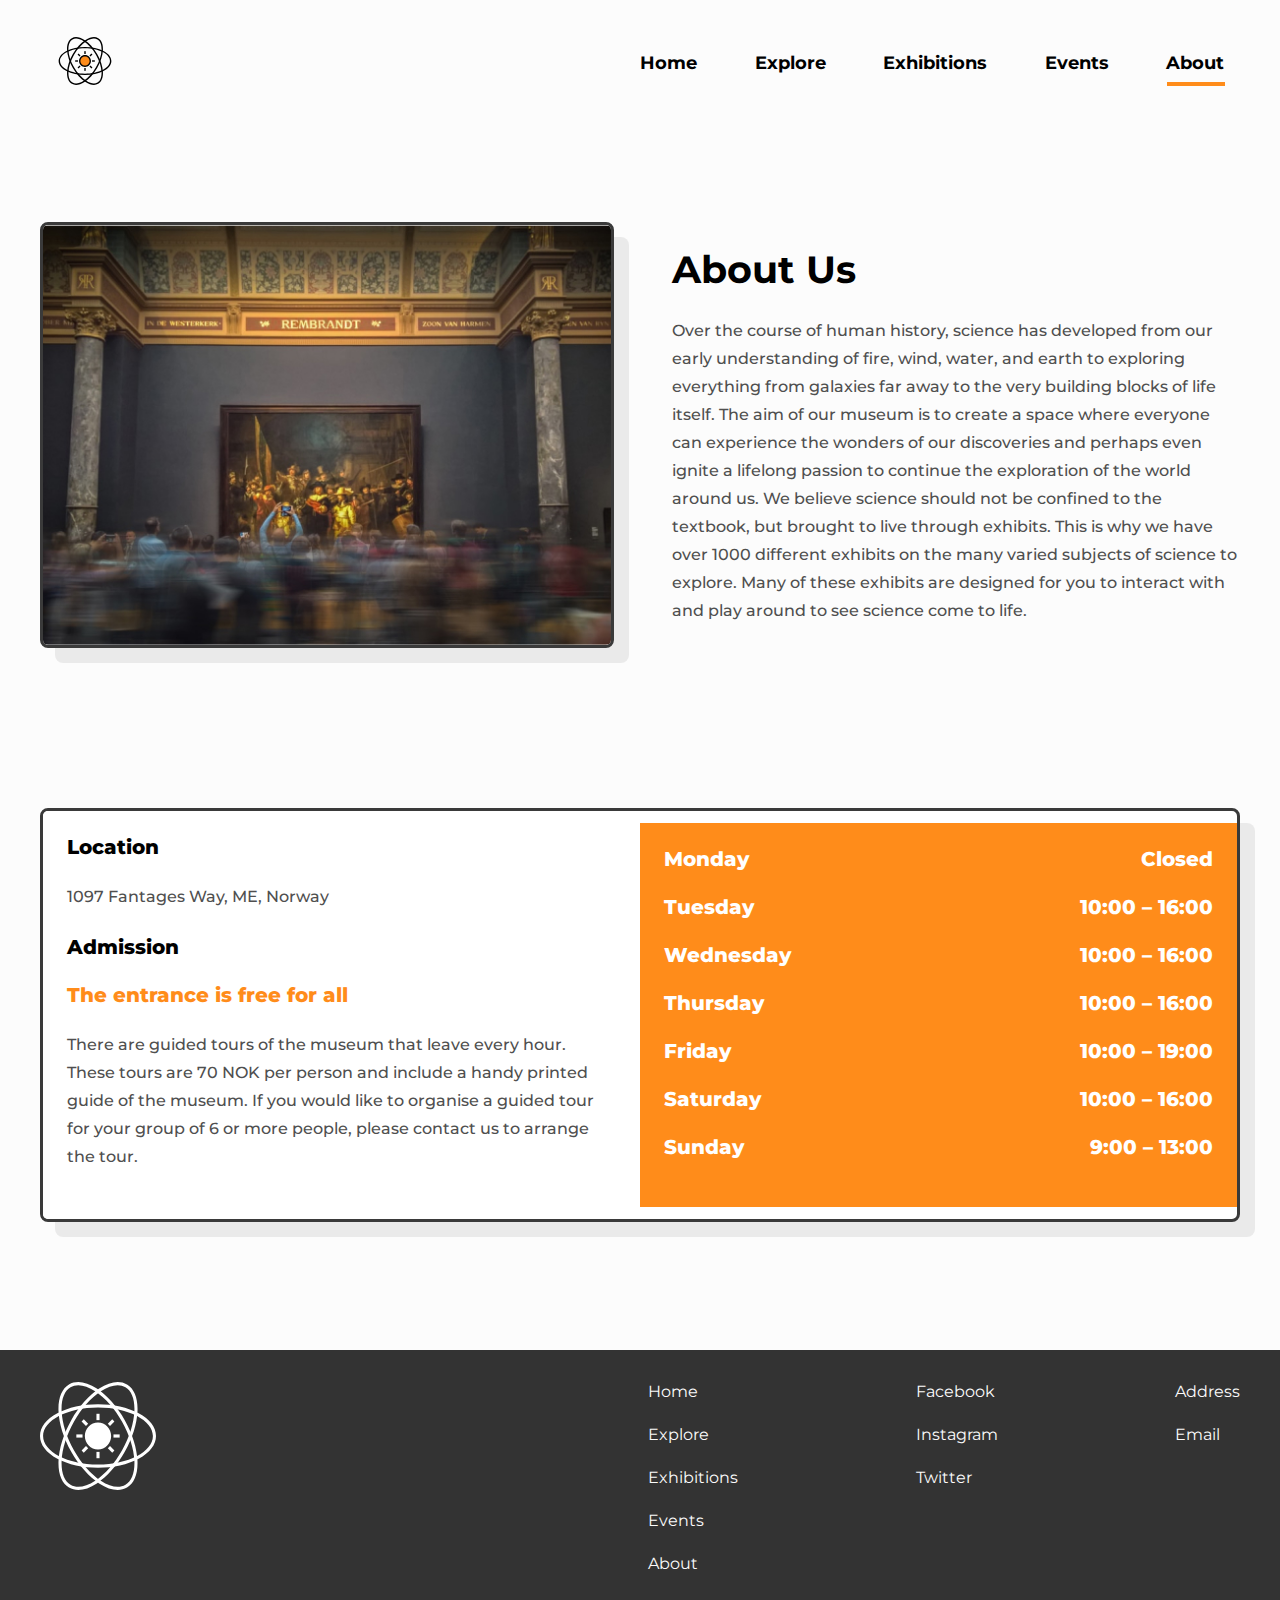
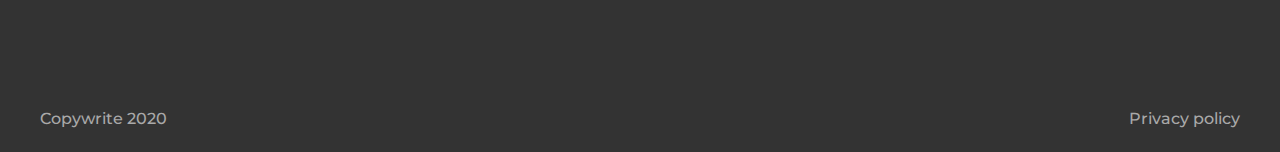
<file: about.html>
<!DOCTYPE html>
<html lang="en">

<head>
  <meta charset="UTF-8" />
  <meta name="viewport" content="width=device-width, initial-scale=1.0" />
  <link rel="stylesheet" href="CSS/styles.css" />
  <link rel="stylesheet" href="CSS/about.css" />
  <link rel="icon" href="IMG/favicon.ico" type="image/x-icon" />
  <meta name="title" content="About | Community Science Museum">
  <meta name="description" content="The aim ofThe Community Science Museum is to create a space where
              everyone can experience the wonders of our discoveries and perhaps
              even ignite a lifelong passion to continue the exploration of the
              world around us.">
  <meta />
  <meta property="og:type" content="website">
  <meta property="og:url" content="https://the-community-science-museum.netlify.app/">
  <meta property="og:title" content="About | Community Science Museum">
  <meta property="og:description" content="The aim ofThe Community Science Museum is to create a space where
              everyone can experience the wonders of our discoveries and perhaps
              even ignite a lifelong passion to continue the exploration of the
              world around us.">
  <meta property="og:image" content="IMG/coverCSM.jpg">
  <meta property="twitter:card" content="summary_large_image">
  <meta property="twitter:url" content="https://the-community-science-museum.netlify.app/">
  <meta property="twitter:title" content="About | Community Science Museum">
  <meta property="twitter:description" content="The aim ofThe Community Science Museum is to create a space where
              everyone can experience the wonders of our discoveries and perhaps
              even ignite a lifelong passion to continue the exploration of the
              world around us.">
  <title>About | Community Science Museum</title>
</head>

<body>
  <!-- Navbar starts here -->
  <nav>
    <div class="container">
      <a class="active" href="index.html">
        <img src="IMG/logo.svg" />
      </a>
      <ul class="nav-items">
        <li class="text-body-bold">
          <a href="index.html">Home</a>
        </li>
        <li class="text-body-bold">
          <a href="explore.html">Explore</a>
        </li>
        <li class="text-body-bold">
          <a href="exhibition.html">Exhibitions</a>
        </li>
        <li class="text-body-bold">
          <a href="events.html">Events</a>
        </li>
        <li class="text-body-bold">
          <a class="active" href="about.html">About</a>
        </li>
      </ul>
      <div class="mobile-nav-btn" id="menuToggle">
        <input type="checkbox" />
        <span></span>
        <span></span>
        <span></span>
        <ul id="menu">
          <li class="text-body-bold">
            <a href="index.html">Home</a>
          </li>
          <li class="text-body-bold"><a href="explore.html">Explore</a></li>
          <li class="text-body-bold">
            <a href="exhibition.html">Exhibitions</a>
          </li>
          <li class="text-body-bold">
            <a href="events.html">Events</a>
          </li>
          <li class="text-body-bold">
            <a class="active" href="about.html">About</a>
          </li>
        </ul>
      </div>
    </div>
  </nav>
  <!-- Navbar ends here -->
  <main class="container">
    <!-- Section -->
    <section class="section s1">
      <div class="grid-2 reversed">
        <img class="bordered fluid rounded solid-shadow" src="IMG/image__11.jpg" alt="Community science museum" />
        <div class="text-content">
          <h1 class="heading-md">About Us</h1>
          <p class="paragraph">
            Over the course of human history, science has developed from our
            early understanding of fire, wind, water, and earth to exploring
            everything from galaxies far away to the very building blocks of
            life itself. The aim of our museum is to create a space where
            everyone can experience the wonders of our discoveries and perhaps
            even ignite a lifelong passion to continue the exploration of the
            world around us. We believe science should not be confined to the
            textbook, but brought to live through exhibits. This is why we
            have over 1000 different exhibits on the many varied subjects of
            science to explore. Many of these exhibits are designed for you to
            interact with and play around to see science come to life.
          </p>
        </div>
      </div>
    </section>

    <!-- --Table -->
    <section class="section s2">
      <div class="grid-2 solid-shadow bordered rounded">
        <div class="text-content">
          <span class="sub-body-bold"> Location </span>
          <p class="paragraph">1097 Fantages Way, ME, Norway</p>
          <span class="sub-body-bold"> Admission </span>
          <span class="sub-body-bold"> The entrance is free for all </span>
          <p class="paragraph">
            There are guided tours of the museum that leave every hour. These
            tours are 70 NOK per person and include a handy printed guide of
            the museum. If you would like to organise a guided tour for your
            group of 6 or more people, please contact us to arrange the tour.
          </p>
        </div>
        <div class="flex-table">
          <div class="flex">
            <span class="sub-body-bold">Monday</span>
            <span class="sub-body-bold">Closed</span>
          </div>
          <div class="flex">
            <span class="sub-body-bold">Tuesday</span>
            <span class="sub-body-bold">10:00 – 16:00</span>
          </div>
          <div class="flex">
            <span class="sub-body-bold">Wednesday</span>
            <span class="sub-body-bold">10:00 – 16:00</span>
          </div>
          <div class="flex">
            <span class="sub-body-bold">Thursday</span>
            <span class="sub-body-bold">10:00 – 16:00</span>
          </div>
          <div class="flex">
            <span class="sub-body-bold">Friday</span>
            <span class="sub-body-bold">10:00 – 19:00</span>
          </div>
          <div class="flex">
            <span class="sub-body-bold">Saturday</span>
            <span class="sub-body-bold">10:00 – 16:00</span>
          </div>
          <div class="flex">
            <span class="sub-body-bold">Sunday</span>
            <span class="sub-body-bold">9:00 – 13:00</span>
          </div>
        </div>
      </div>
    </section>
  </main>

  <!-- Footer starts here -->
  <footer>
    <div class="container">
      <div class="grid-2 reversed">
        <img src="IMG/logo_footer.svg" />
        <div class="footer-menus">
          <ul>
            <li><a href="index.html">Home</a></li>
            <li><a href="explore.html">Explore</a></li>
            <li><a href="exhibition.html">Exhibitions</a></li>
            <li><a href="events.html">Events</a></li>
            <li><a href="About.html">About</a></li>
          </ul>
          <ul>
            <li><a href="#">Facebook</a></li>
            <li><a href="#">Instagram</a></li>
            <li><a href="#">Twitter</a></li>
          </ul>
          <ul>
            <li><a href="#">Address</a></li>
            <li><a href="#">Email</a></li>
          </ul>
        </div>
      </div>
      <div class="flex">
        <span class="sub-body-bold">Copywrite 2020</span>
        <span class="sub-body-bold">Privacy policy</span>
      </div>
    </div>
  </footer>
</body>

</html>
</file>
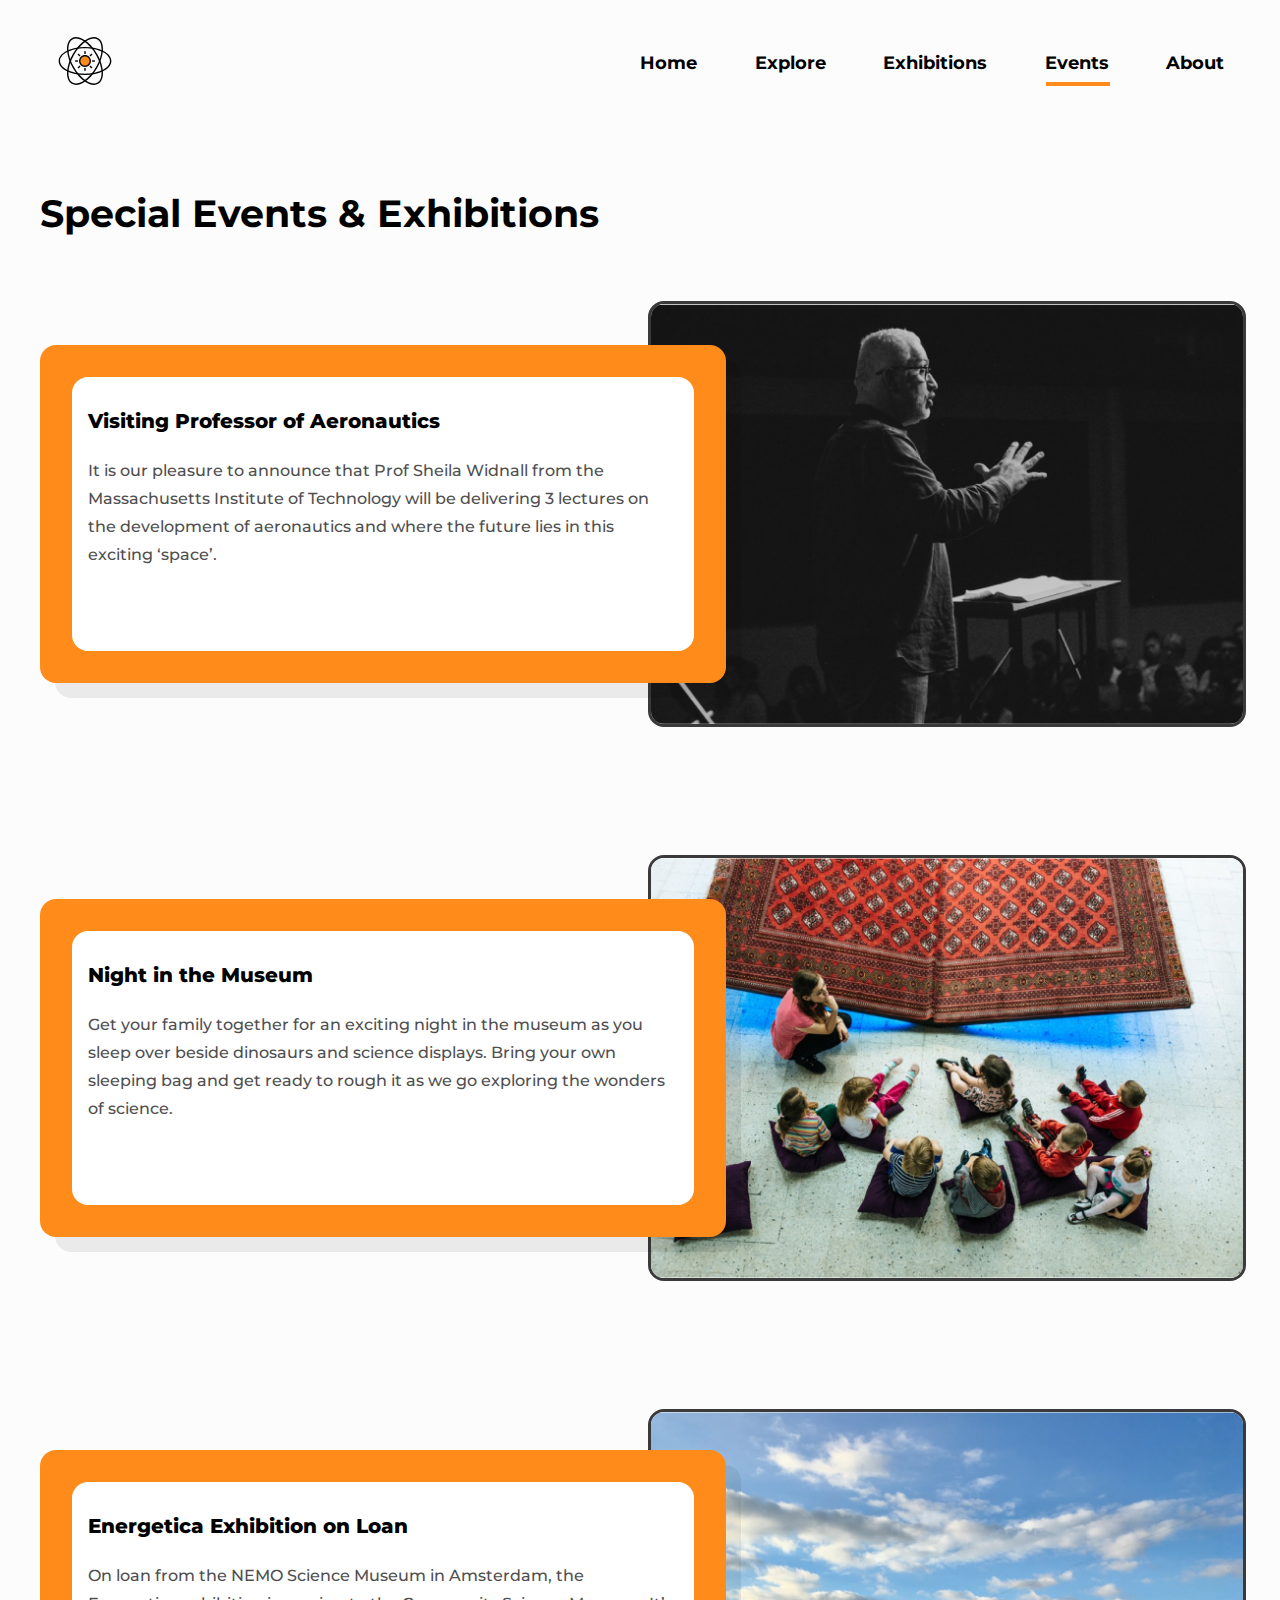
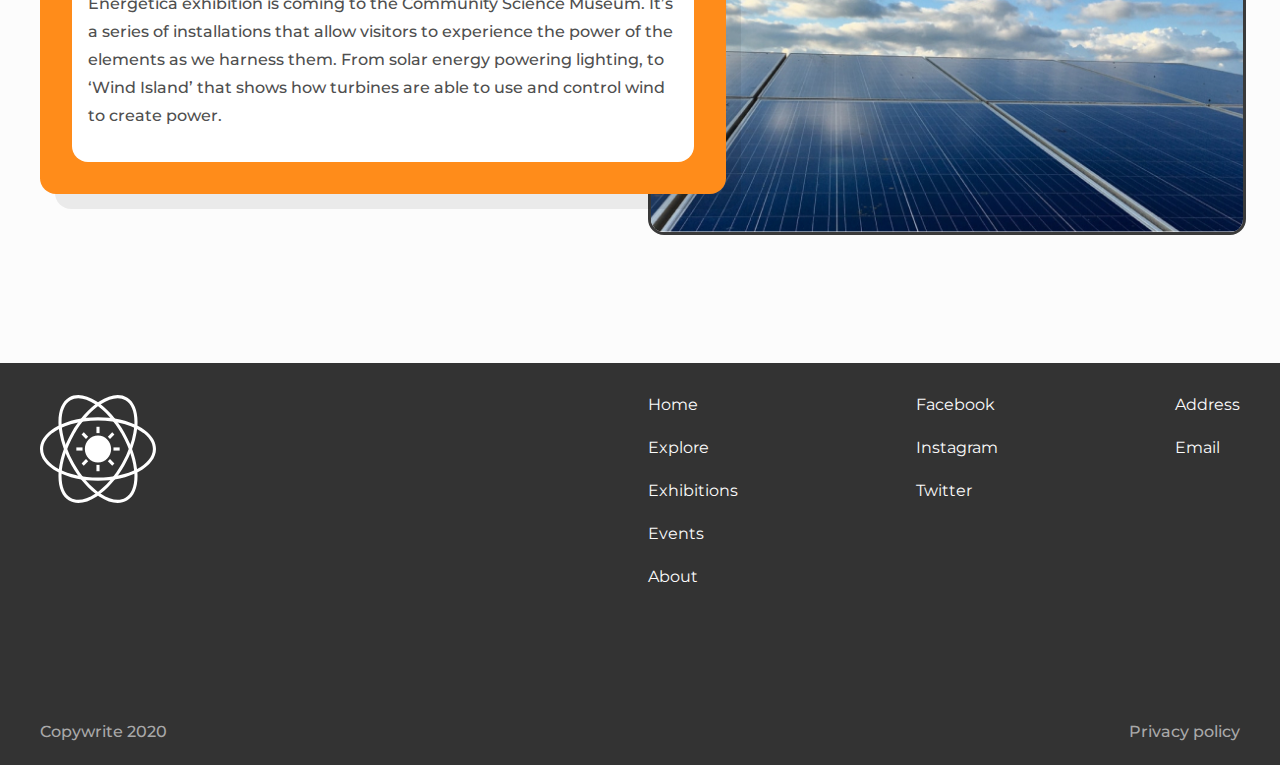
<file: events.html>
<!DOCTYPE html>
<html lang="en">

<head>
    <meta charset="UTF-8" />
    <meta name="viewport" content="width=device-width, initial-scale=1.0" />
    <link rel="stylesheet" href="CSS/styles.css" />
    <link rel="stylesheet" href="CSS/events.css" />
    <link rel="icon" href="IMG/favicon.ico" type="image/x-icon" />
    <meta name="title" content="Events | Community Science Museum">
    <meta name="description" content="Checkout The Community Science Museum new events">
    <meta />
    <meta property="og:type" content="website">
    <meta property="og:url" content="https://the-community-science-museum.netlify.app/">
    <meta property="og:title" content="Events | Community Science Museum">
    <meta property="og:description" content="Checkout The Community Science Museum new events">
    <meta property="og:image" content="IMG/coverCSM.jpg">
    <meta property="twitter:card" content="summary_large_image">
    <meta property="twitter:url" content="https://the-community-science-museum.netlify.app/">
    <meta property="twitter:title" content="Events | Community Science Museum">
    <meta property="twitter:description" content="Checkout The Community Science Museum new events">
    <title>Events | Community Science Museum</title>
</head>

<body>
    <!-- Navbar starts here -->
    <nav>
        <div class="container">
            <a class="active" href="index.html">
                <img src="IMG/logo.svg" />
            </a>
            <ul class="nav-items">
                <li class="text-body-bold">
                    <a href="index.html">Home</a>
                </li>
                <li class="text-body-bold"><a href="explore.html">Explore</a></li>
                <li class="text-body-bold">
                    <a href="exhibition.html">Exhibitions</a>
                </li>
                <li class="text-body-bold">
                    <a class="active" href="events.html">Events</a>
                </li>
                <li class="text-body-bold"><a href="about.html">About</a></li>
            </ul>
            <div class="mobile-nav-btn" id="menuToggle">
                <input type="checkbox" />
                <span></span>
                <span></span>
                <span></span>
                <ul id="menu">
                    <li class="text-body-bold">
                        <a href="index.html">Home</a>
                    </li>
                    <li class="text-body-bold"><a href="explore.html">Explore</a></li>
                    <li class="text-body-bold">
                        <a href="exhibition.html">Exhibitions</a>
                    </li>
                    <li class="text-body-bold">
                        <a class="active" href="events.html">Events</a>
                    </li>
                    <li class="text-body-bold"><a href="about.html">About</a></li>
                </ul>
            </div>
        </div>
    </nav>
    <!-- Navbar ends here -->
    <main class="container">

        <!-- Section start -->
        <section class="section">
            <h1 class="heading-md">Special Events & Exhibitions</h1>
            <div class="grid-2">
                <div class="section-wrapper rounded-extra solid-shadow">
                    <div class="section-content rounded-extra">
                        <h2 class="sub-body-bold">Visiting Professor of Aeronautics</h2>
                        <p class="paragraph">It is our pleasure to announce that Prof Sheila Widnall from the
                            Massachusetts Institute of Technology will be delivering 3 lectures on the development of
                            aeronautics and where the future lies in this exciting ‘space’.</p>
                    </div>
                </div>
                <img src="IMG/image__6.jpg" class="fluid rounded-extra bordered" alt="Sheila Widnall speech" />
        </section>
        <!-- Section end -->

        <!-- Section start -->
        <section class="section">
            <div class="grid-2">
                <div class="section-wrapper rounded-extra solid-shadow">
                    <div class="section-content rounded-extra">
                        <h2 class="sub-body-bold">Night in the Museum</h2>
                        <p class="paragraph">Get your family together for an exciting night in the museum as you sleep
                            over beside dinosaurs and science displays. Bring your own sleeping bag and get ready to
                            rough it as we go exploring the wonders of science.</p>
                    </div>
                </div>
                <img src="IMG/image__12.jpg" class="fluid rounded-extra bordered" alt="Sheila Widnall speech" />
        </section>
        <!-- Section end -->

        <!-- Section start -->
        <section class="section">
            <div class="grid-2">
                <div class="section-wrapper rounded-extra solid-shadow">
                    <div class="section-content rounded-extra">
                        <h2 class="sub-body-bold">Energetica Exhibition on Loan</h2>
                        <p class="paragraph">On loan from the NEMO Science Museum in Amsterdam, the Energetica
                            exhibition is coming to the Community Science Museum. It’s a series of installations that
                            allow visitors to experience the power of the elements as we harness them. From solar energy
                            powering lighting, to ‘Wind Island’ that shows how turbines are able to use and control wind
                            to create power.</p>
                    </div>
                </div>
                <img src="IMG/image__13.jpg" class="fluid rounded-extra bordered" alt="Sheila Widnall speech" />
        </section>
        <!-- Section end -->

    </main>
    <!-- Footer starts here -->
    <footer>
        <div class="container">
            <div class="grid-2 reversed">
                <img src="IMG/logo_footer.svg" />
                <div class="footer-menus">
                    <ul>
                        <li><a href="index.html">Home</a></li>
                        <li><a href="explore.html">Explore</a></li>
                        <li><a href="exhibition.html">Exhibitions</a></li>
                        <li><a href="events.html">Events</a></li>
                        <li><a href="About.html">About</a></li>
                    </ul>
                    <ul>
                        <li><a href="#">Facebook</a></li>
                        <li><a href="#">Instagram</a></li>
                        <li><a href="#">Twitter</a></li>
                    </ul>
                    <ul>
                        <li><a href="#">Address</a></li>
                        <li><a href="#">Email</a></li>
                    </ul>
                </div>
            </div>
            <div class="flex">
                <span class="sub-body-bold">Copywrite 2020</span>
                <span class="sub-body-bold">Privacy policy</span>
            </div>
        </div>
    </footer>
</body>

</html>
</file>
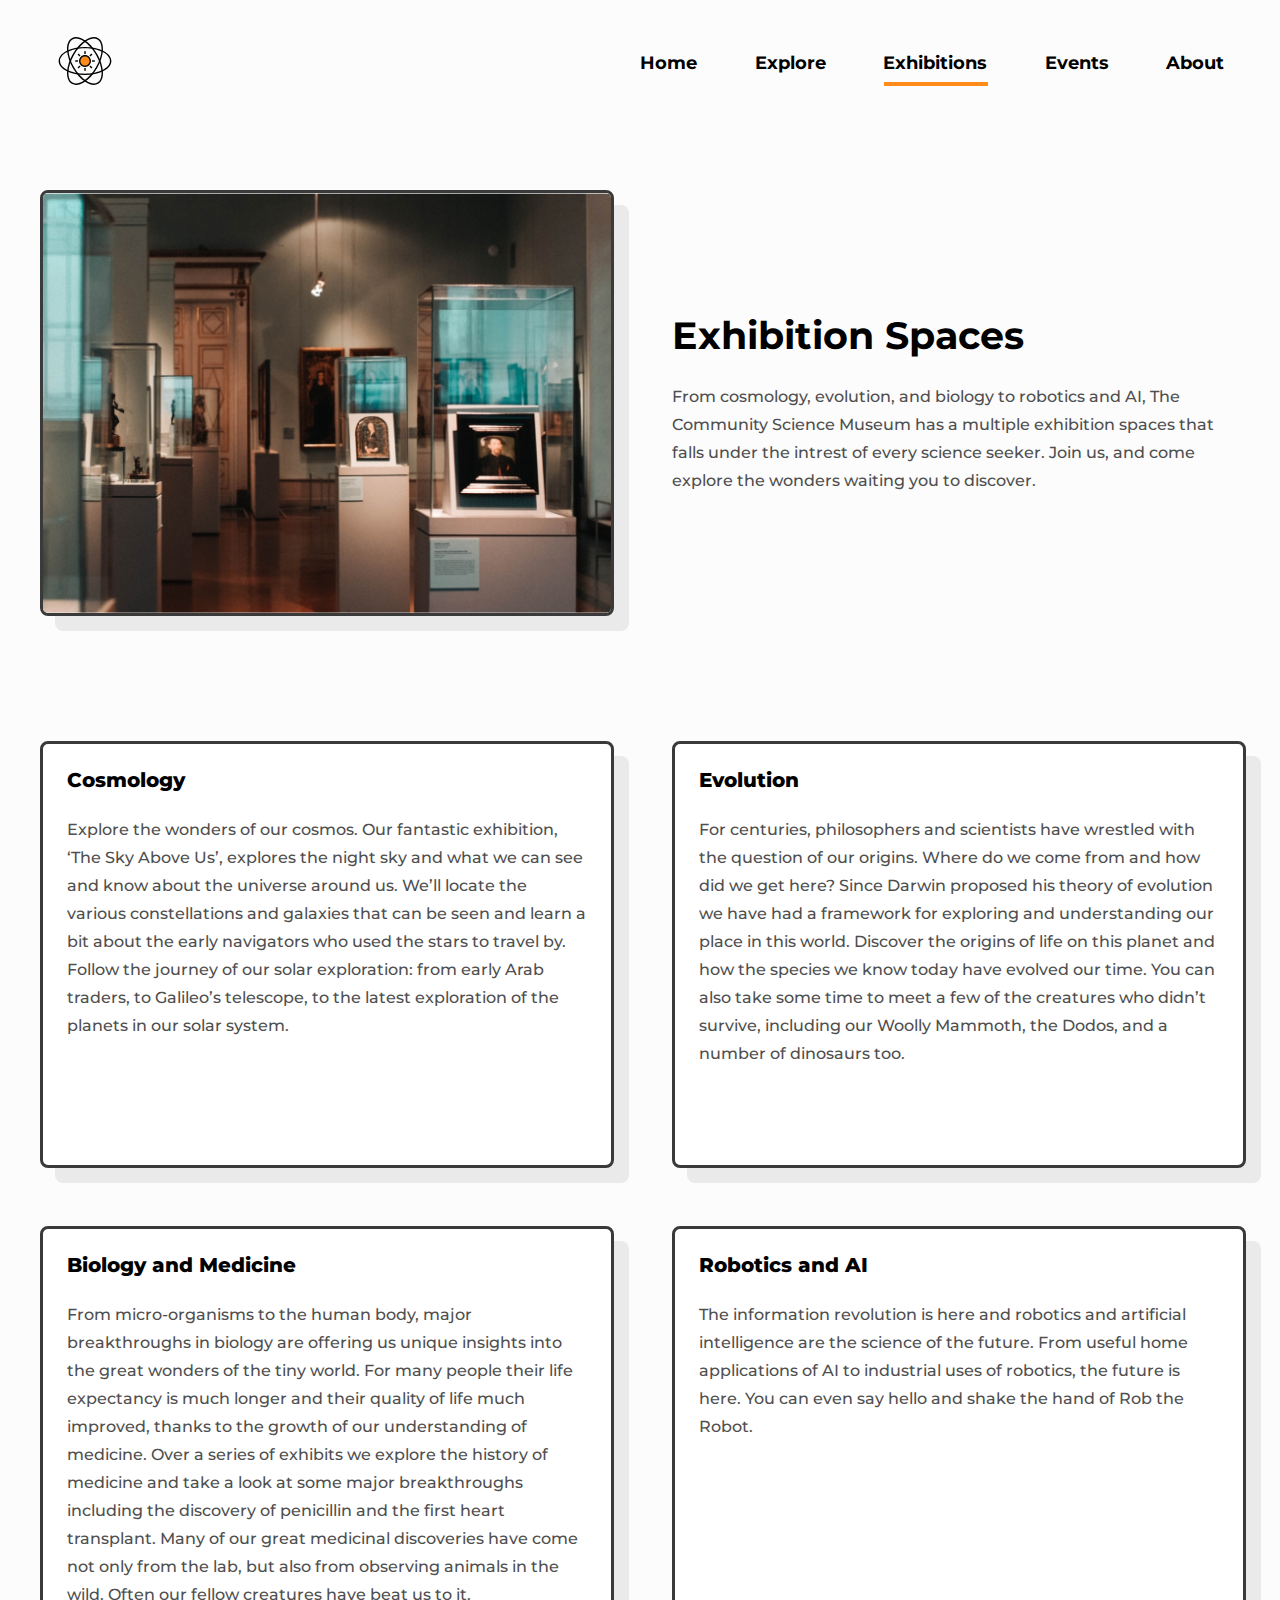
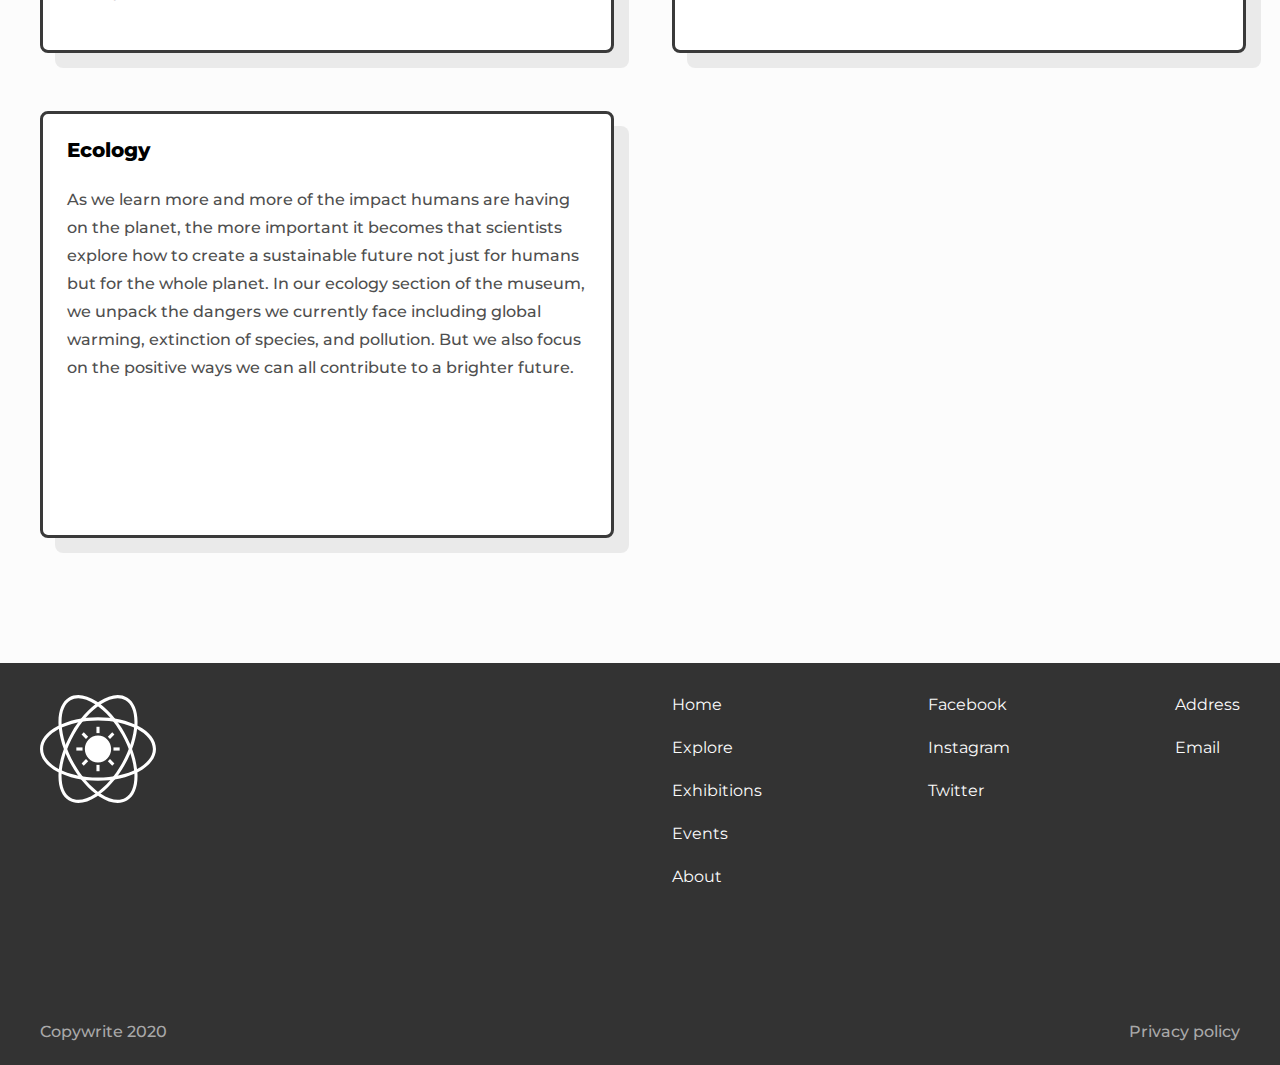
<file: exhibition.html>
<!DOCTYPE html>
<html lang="en">

<head>
  <meta charset="UTF-8" />
  <meta name="viewport" content="width=device-width, initial-scale=1.0" />
  <link rel="stylesheet" href="CSS/styles.css" />
  <link rel="stylesheet" href="CSS/exhibition.css" />
  <link rel="icon" href="IMG/favicon.ico" type="image/x-icon" />
  <meta name="title" content="Exhibition Spaces | Community Science Museum">
  <meta name="description" content="From cosmology, evolution, and biology to robotics and AI,
      The Community Science Museum has a multiple exhibition spaces that falls
      under the intrest of every science seeker.">
  <meta />
  <meta property="og:type" content="website">
  <meta property="og:url" content="https://the-community-science-museum.netlify.app/">
  <meta property="og:title" content="Exhibition Spaces | Community Science Museum">
  <meta property="og:description" content="From cosmology, evolution, and biology to robotics and AI,
      The Community Science Museum has a multiple exhibition spaces that falls
      under the intrest of every science seeker.">
  <meta property="og:image" content="IMG/coverCSM.jpg">
  <meta property="twitter:card" content="summary_large_image">
  <meta property="twitter:url" content="https://the-community-science-museum.netlify.app/">
  <meta property="twitter:title" content="Exhibition Spaces | Community Science Museum">
  <meta property="twitter:description" content="From cosmology, evolution, and biology to robotics and AI,
      The Community Science Museum has a multiple exhibition spaces that falls
      under the intrest of every science seeker.">
  <title>Exhibition Spaces | Community Science Museum</title>
</head>

<body>
  <!-- Navbar starts here -->
  <nav>
    <div class="container">
      <a class="active" href="index.html">
        <img src="IMG/logo.svg" />
      </a>
      <ul class="nav-items">
        <li class="text-body-bold">
          <a href="index.html">Home</a>
        </li>
        <li class="text-body-bold">
          <a href="explore.html">Explore</a>
        </li>
        <li class="text-body-bold">
          <a class="active" href="exhibition.html">Exhibitions</a>
        </li>
        <li class="text-body-bold">
          <a href="events.html">Events</a>
        </li>
        <li class="text-body-bold"><a href="about.html">About</a></li>
      </ul>
      <div class="mobile-nav-btn" id="menuToggle">
        <input type="checkbox" />
        <span></span>
        <span></span>
        <span></span>
        <ul id="menu">
          <li class="text-body-bold">
            <a href="index.html">Home</a>
          </li>
          <li class="text-body-bold"><a href="explore.html">Explore</a></li>
          <li class="text-body-bold">
            <a class="active" href="exhibition.html">Exhibitions</a>
          </li>
          <li class="text-body-bold">
            <a href="events.html">Events</a>
          </li>
          <li class="text-body-bold"><a href="about.html">About</a></li>
        </ul>
      </div>
    </div>
  </nav>
  <!-- Navbar ends here -->
  <main class="container">
    <!-- Section -->
    <section class="section s1">
      <div class="grid-2 reversed">
        <img class="bordered fluid rounded solid-shadow" src="IMG/image__10.jpg"
          alt="Exhibition Space of The Community Science Museum" />
        <div class="text-content">
          <h1 class="heading-md">Exhibition Spaces</h1>
          <p class="paragraph">
            From cosmology, evolution, and biology to robotics and AI,
            The Community Science Museum has a multiple exhibition spaces that falls
            under the intrest of every science seeker. Join us, and come explore
            the wonders waiting you to discover.
          </p>
        </div>
      </div>
    </section>
    <section class="section s2">
      <div class="cards-wrapper grid-2">
        <!-- Card start -->
        <div class="card bordered rounded solid-shadow">
          <div class="card-content">
            <span class="sub-body-bold">Cosmology</span>
            <p class="paragraph">
              Explore the wonders of our cosmos. Our fantastic exhibition,
              ‘The Sky Above Us’, explores the night sky and what we can see
              and know about the universe around us. We’ll locate the various
              constellations and galaxies that can be seen and learn a bit
              about the early navigators who used the stars to travel by.
              Follow the journey of our solar exploration: from early Arab
              traders, to Galileo’s telescope, to the latest exploration of
              the planets in our solar system.
            </p>
          </div>
        </div>
        <!-- Card end -->

        <!-- Card start -->
        <div class="card bordered rounded solid-shadow">
          <div class="card-content">
            <span class="sub-body-bold">Evolution</span>
            <p class="paragraph">
              For centuries, philosophers and scientists have wrestled with
              the question of our origins. Where do we come from and how did
              we get here? Since Darwin proposed his theory of evolution we
              have had a framework for exploring and understanding our place
              in this world. Discover the origins of life on this planet and
              how the species we know today have evolved our time. You can
              also take some time to meet a few of the creatures who didn’t
              survive, including our Woolly Mammoth, the Dodos, and a number
              of dinosaurs too.
            </p>
          </div>
        </div>
        <!-- Card end -->

        <!-- Card start -->
        <div class="card bordered rounded solid-shadow">
          <div class="card-content">
            <span class="sub-body-bold">Biology and Medicine</span>
            <p class="paragraph">
              From micro-organisms to the human body, major breakthroughs in
              biology are offering us unique insights into the great wonders
              of the tiny world. For many people their life expectancy is much
              longer and their quality of life much improved, thanks to the
              growth of our understanding of medicine. Over a series of
              exhibits we explore the history of medicine and take a look at
              some major breakthroughs including the discovery of penicillin
              and the first heart transplant. Many of our great medicinal
              discoveries have come not only from the lab, but also from
              observing animals in the wild. Often our fellow creatures have
              beat us to it.
            </p>
          </div>
        </div>
        <!-- Card end -->

        <!-- Card start -->
        <div class="card bordered rounded solid-shadow">
          <div class="card-content">
            <span class="sub-body-bold">Robotics and AI</span>
            <p class="paragraph">
              The information revolution is here and robotics and artificial
              intelligence are the science of the future. From useful home
              applications of AI to industrial uses of robotics, the future is
              here. You can even say hello and shake the hand of Rob the
              Robot.
            </p>
          </div>
        </div>
        <!-- Card end -->

        <!-- Card start -->
        <div class="card bordered rounded solid-shadow">
          <div class="card-content">
            <span class="sub-body-bold">Ecology</span>
            <p class="paragraph">
              As we learn more and more of the impact humans are having on the
              planet, the more important it becomes that scientists explore
              how to create a sustainable future not just for humans but for
              the whole planet. In our ecology section of the museum, we
              unpack the dangers we currently face including global warming,
              extinction of species, and pollution. But we also focus on the
              positive ways we can all contribute to a brighter future.
            </p>
          </div>
        </div>
        <!-- Card end -->
      </div>
    </section>
  </main>

  <!-- Footer starts here -->
  <footer>
    <div class="container">
      <div class="grid-2 reversed">
        <img src="IMG/logo_footer.svg" />
        <div class="footer-menus">
          <ul>
            <li><a href="index.html">Home</a></li>
            <li><a href="explore.html">Explore</a></li>
            <li><a href="exhibition.html">Exhibitions</a></li>
            <li><a href="events.html">Events</a></li>
            <li><a href="About.html">About</a></li>
          </ul>
          <ul>
            <li><a href="#">Facebook</a></li>
            <li><a href="#">Instagram</a></li>
            <li><a href="#">Twitter</a></li>
          </ul>
          <ul>
            <li><a href="#">Address</a></li>
            <li><a href="#">Email</a></li>
          </ul>
        </div>
      </div>
      <div class="flex">
        <span class="sub-body-bold">Copywrite 2020</span>
        <span class="sub-body-bold">Privacy policy</span>
      </div>
    </div>
  </footer>
</body>

</html>
</file>
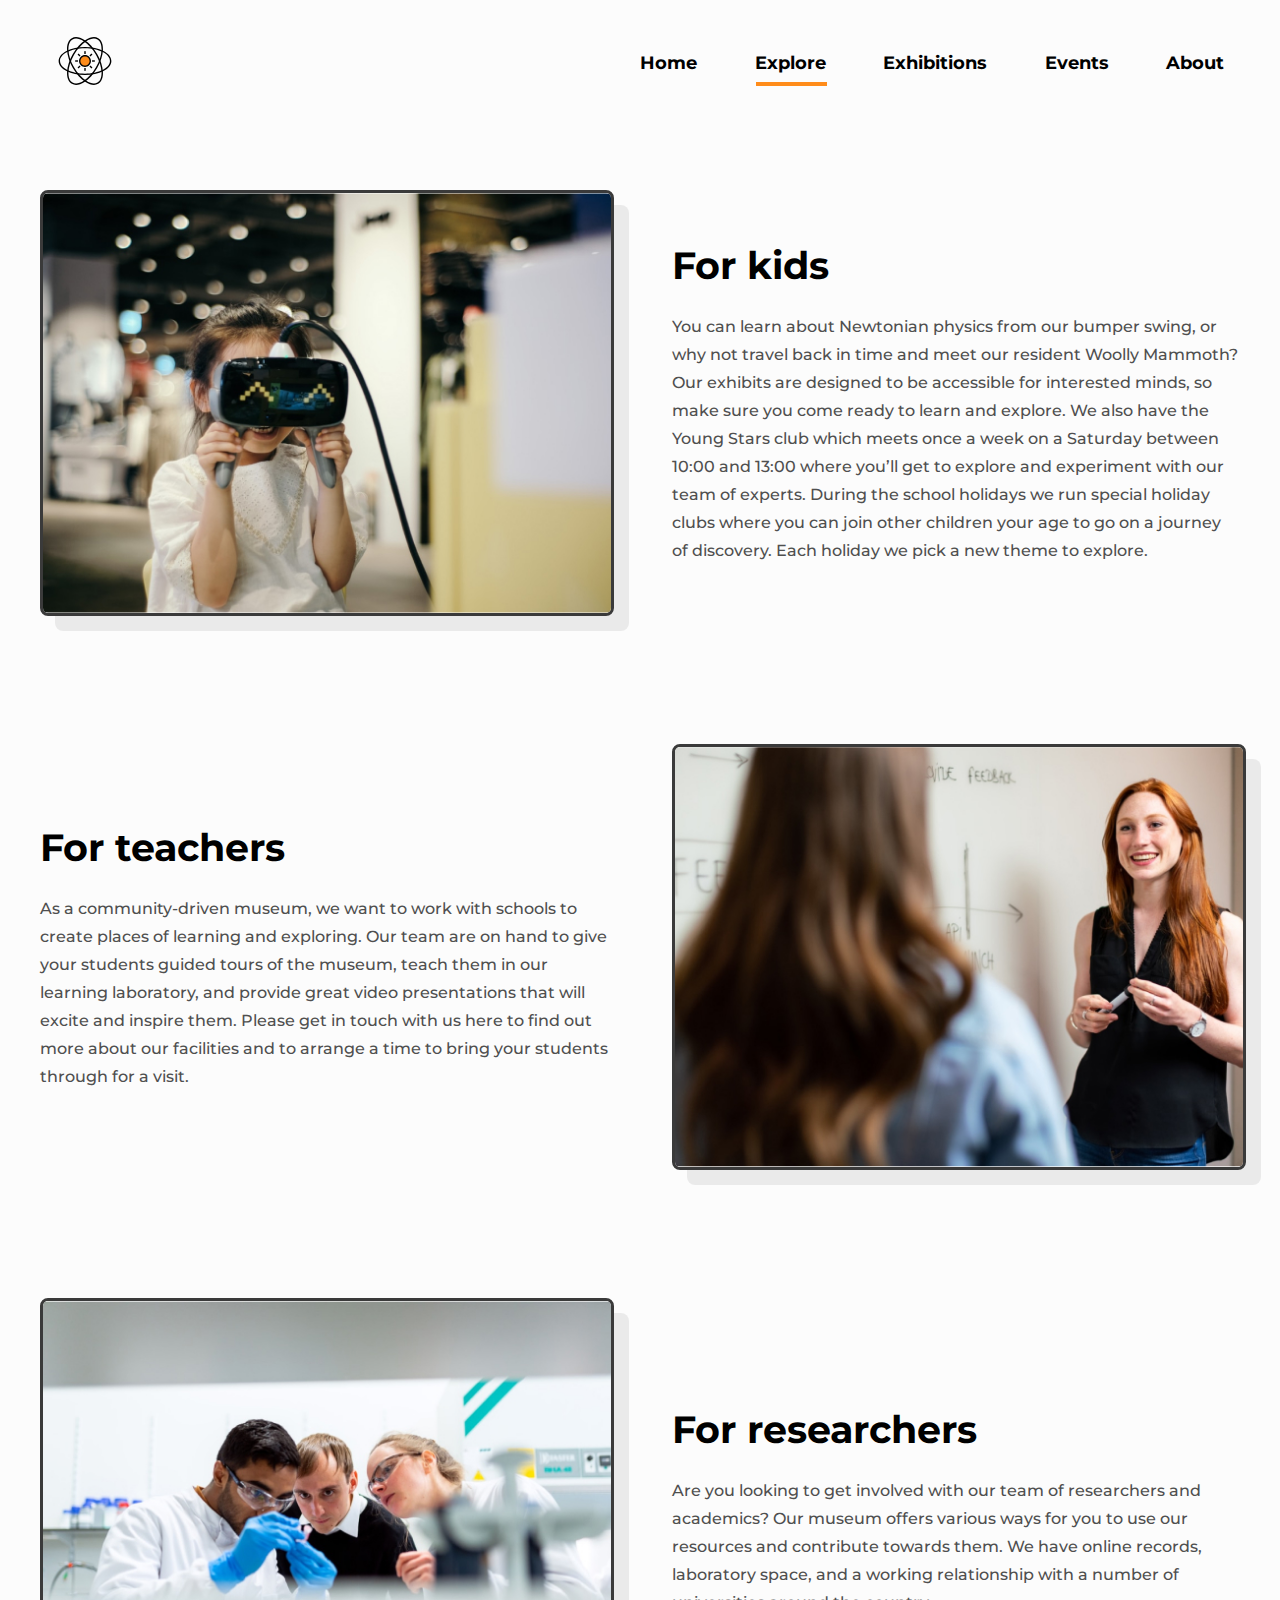
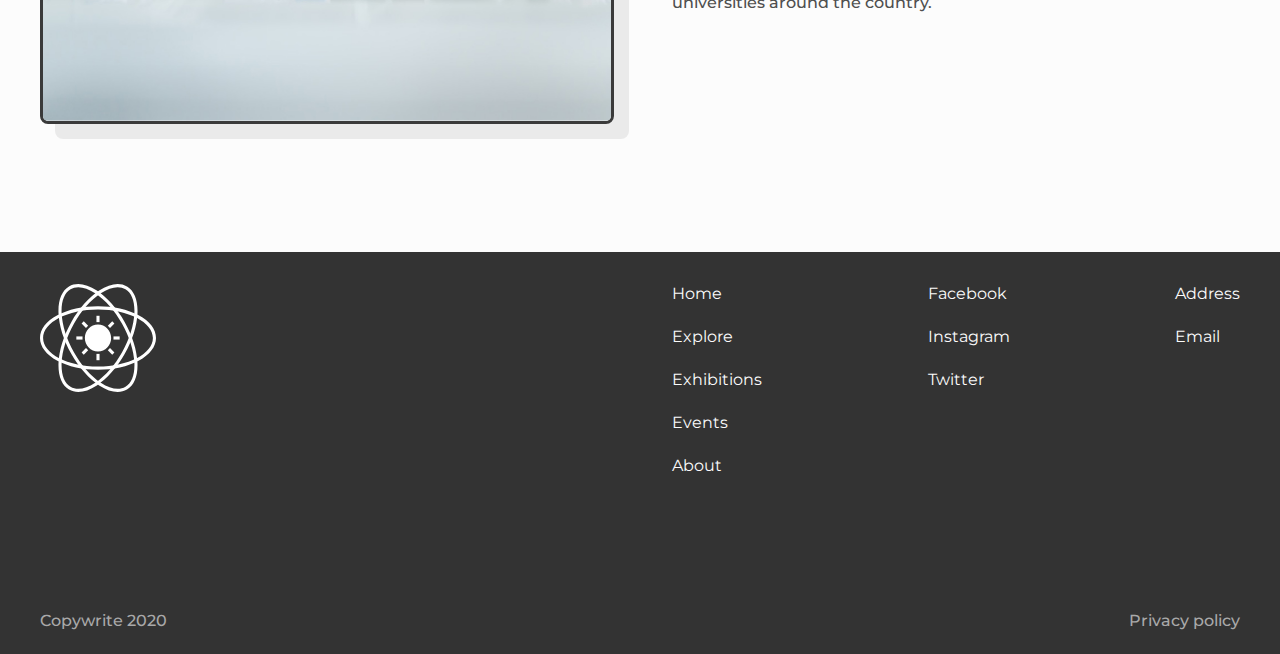
<file: explore.html>
<!DOCTYPE html>
<html lang="en">

<head>
  <meta charset="UTF-8" />
  <meta name="viewport" content="width=device-width, initial-scale=1.0" />
  <link rel="stylesheet" href="CSS/styles.css" />
  <link rel="stylesheet" href="CSS/explore.css" />
  <link rel="icon" href="IMG/favicon.ico" type="image/x-icon" />
  <meta name="title" content="Explore | Community Science Museum">
  <meta name="description" content="Learn more about science, or to get involved in a team
      of researchers and use our resources in the Community science museum, 
      Join us and let's explore together!">
  <meta />
  <meta property="og:type" content="website">
  <meta property="og:url" content="https://the-community-science-museum.netlify.app/">
  <meta property="og:title" content="Explore | Community Science Museum">
  <meta property="og:description" content="Learn more about science, or to get involved in a team
      of researchers and use our resources in the Community science museum, 
      Join us and let's explore together! ">
  <meta property="og:image" content="IMG/coverCSM.jpg">
  <meta property="twitter:card" content="summary_large_image">
  <meta property="twitter:url" content="https://the-community-science-museum.netlify.app/">
  <meta property="twitter:title" content="Explore | Community Science Museum">
  <meta property="twitter:description" content="Learn more about science, or to get involved in a team
      of researchers and use our resources in the Community science museum, 
      Join us and let's explore together! ">
  <title>Explore | Community Science Museum</title>
</head>

<body>
  <!-- Navbar starts here -->
  <nav>
    <div class="container">
      <a class="active" href="index.html">
        <img src="IMG/logo.svg" />
      </a>
      <ul class="nav-items">
        <li class="text-body-bold">
          <a href="index.html">Home</a>
        </li>
        <li class="text-body-bold">
          <a class="active" href="explore.html">Explore</a>
        </li>
        <li class="text-body-bold">
          <a href="exhibition.html">Exhibitions</a>
        </li>
        <li class="text-body-bold">
          <a href="events.html">Events</a>
        </li>
        <li class="text-body-bold"><a href="about.html">About</a></li>
      </ul>
      <div class="mobile-nav-btn" id="menuToggle">
        <input type="checkbox" />
        <span></span>
        <span></span>
        <span></span>
        <ul id="menu">
          <li class="text-body-bold">
            <a href="index.html">Home</a>
          </li>
          <li class="text-body-bold">
            <a class="active" href="explore.html">Explore</a>
          </li>
          <li class="text-body-bold">
            <a href="exhibition.html">Exhibitions</a>
          </li>
          <li class="text-body-bold">
            <a href="events.html">Events</a>
          </li>
          <li class="text-body-bold"><a href="about.html">About</a></li>
        </ul>
      </div>
    </div>
  </nav>
  <!-- Navbar ends here -->

  <main class="container">
    <!-- Section -->
    <section class="section s1">
      <div class="grid-2 reversed">
        <img class="bordered fluid rounded solid-shadow" src="IMG/image__7.jpg"
          alt="Kids in The Community Science Museum" />
        <div class="text-content">
          <h1 class="heading-md">For kids</h1>
          <p class="paragraph">
            You can learn about Newtonian physics from our bumper swing, or
            why not travel back in time and meet our resident Woolly Mammoth?
            Our exhibits are designed to be accessible for interested minds,
            so make sure you come ready to learn and explore. We also have the
            Young Stars club which meets once a week on a Saturday between
            10:00 and 13:00 where you’ll get to explore and experiment with
            our team of experts. During the school holidays we run special
            holiday clubs where you can join other children your age to go on
            a journey of discovery. Each holiday we pick a new theme to
            explore.
          </p>
        </div>
      </div>
    </section>
    <!-- Section -->
    <section class="section s1">
      <div class="grid-2">
        <div class="text-content">
          <h1 class="heading-md">For teachers</h1>
          <p class="paragraph">
            As a community-driven museum, we want to work with schools to
            create places of learning and exploring. Our team are on hand to
            give your students guided tours of the museum, teach them in our
            learning laboratory, and provide great video presentations that
            will excite and inspire them. Please get in touch with us here to
            find out more about our facilities and to arrange a time to bring
            your students through for a visit.
          </p>
        </div>
        <img class="bordered fluid rounded solid-shadow" src="IMG/image__8.jpg"
          alt="teachers in The Community Science Museum" />
      </div>
    </section>
    <!-- Section -->
    <section class="section s1">
      <div class="grid-2 reversed">
        <img class="bordered rounded fluid solid-shadow" src="IMG/image__9.jpg"
          alt="Researchers in The Community Science Museum" />
        <div class="text-content">
          <h1 class="heading-md">For researchers</h1>
          <p class="paragraph">
            Are you looking to get involved with our team of researchers and
            academics? Our museum offers various ways for you to use our
            resources and contribute towards them. We have online records,
            laboratory space, and a working relationship with a number of
            universities around the country.
          </p>
        </div>
      </div>
    </section>
  </main>

  <!-- Footer starts here -->
  <footer>
    <div class="container">
      <div class="grid-2 reversed">
        <img src="IMG/logo_footer.svg" />
        <div class="footer-menus">
          <ul>
            <li><a href="index.html">Home</a></li>
            <li><a href="explore.html">Explore</a></li>
            <li><a href="exhibition.html">Exhibitions</a></li>
            <li><a href="events.html">Events</a></li>
            <li><a href="About.html">About</a></li>
          </ul>
          <ul>
            <li><a href="#">Facebook</a></li>
            <li><a href="#">Instagram</a></li>
            <li><a href="#">Twitter</a></li>
          </ul>
          <ul>
            <li><a href="#">Address</a></li>
            <li><a href="#">Email</a></li>
          </ul>
        </div>
      </div>
      <div class="flex">
        <span class="sub-body-bold">Copywrite 2020</span>
        <span class="sub-body-bold">Privacy policy</span>
      </div>
    </div>
  </footer>
</body>

</html>
</file>
<file: CSS/styles.css>
@import url("https://fonts.googleapis.com/css2?family=Montserrat:wght@400;500;600;700;900&display=swap");

/* Default styles fixes */
body {
  font-family: "Montserrat", sans-serif;
  background: #fcfcfc;
}

* {
  margin: 0;
  padding: 0;
  list-style: none;
}

/* Common typography styles */
.paragraph {
  font-size: 16px;
  line-height: 1.75;
  font-weight: 500;
  color: #4f4f4f;
}

.text-body-bold {
  font-size: 18px;
  font-weight: 700;
  line-height: 1.5;
}

.sub-body-bold {
  font-weight: 800;
  font-size: 20px;
  margin-bottom: 1.5rem;
}

.heading-lg {
  font-weight: 700;
  font-size: 48px;
  margin-bottom: 1.5rem;
}

.heading-md {
  font-weight: 700;
  font-size: 38px;
  margin-bottom: 1.5rem;
}

/* Common layout styles */
.container {
  width: 1200px;
  margin: 0 auto;
  padding: 0 0.5rem;
}

.btn {
  display: flex;
  align-items: center;
  justify-content: center;
  text-decoration: none;
  width: 180px;
  height: 45px;
  color: white;
  font-weight: 700;
}

.btn a {
  text-decoration: none;
  color: inherit;
}

.btn.btn-primary {
  transition: 0.4s all ease-out;
  background-color: #ff8c1a;
}

.btn.btn-primary:hover,
.btn.btn-primary:focus {
  background-color: #e05412;
}

.grid-2 {
  display: grid;
  grid-template-columns: 1fr 1fr;
  align-items: center;
  column-gap: 1rem;
}

.fluid {
  width: 100%;
  height: 420px;
  object-fit: cover;
  object-position: center;
}

.section {
  padding: 4rem 0;
}

.bordered {
  border: 3px solid #3a3a3a;
}

.rounded {
  border-radius: 0.5rem;
  overflow: hidden;
}

.rounded-extra {
  border-radius: 1rem;
  overflow: hidden;
}

.rounded-hard {
  border-radius: 1.5rem;
  overflow: hidden;
}

.solid-shadow {
  box-shadow: 15px 15px 0px rgba(0, 0, 0, 0.07);
}

.flex {
  display: flex;
  justify-content: space-between;
}

main {
  min-height: 90vh;
}

/* Navbar styles */

nav {
  height: 100%;
  width: 100%;
  background-color: #fcfcfc;
  padding: 1rem 0;
}

nav .container {
  display: flex;
  align-items: center;
  justify-content: space-between;
}

nav img {
  width: 90px;
}

nav .nav-items {
  display: flex;
  align-items: center;
  color: black;
  width: 50%;
  justify-content: space-between;
}
nav .nav-items .text-body-bold {
  margin-right: 1rem;
}

nav .nav-items a {
  position: relative;
  transition: 0.4s color ease-out;
  text-decoration: none;
  transition: 0.4s color ease-out;
  color: black;
}

nav .nav-items a:hover,
nav .nav-items a:focus {
  color: #989898;
}

nav .nav-items a:active {
  color: black;
}

nav .nav-items a.active::after {
  content: "";
  position: absolute;
  bottom: -0.75rem;
  left: 1px;
  height: 4px;
  width: 100%;
  background-color: #ff8c1a;
}

.mobile-nav-btn,
.mobile-nav-menu {
  display: none;
}

/* Footer styles */

footer {
  background: #333333;
  padding-top: 2rem;
  margin-top: 4rem;
}

footer .grid-2 {
  align-items: normal;
  padding-bottom: 7rem;
}

footer .footer-menus {
  display: flex;
  justify-content: space-between;
}

footer .footer-menus li {
  margin-bottom: 1.5rem;
}

footer .footer-menus a {
  transition: 0.4s all ease-out;
  margin-bottom: 1rem;
  text-decoration: none;
  color: #fbfbfb;
}

footer .footer-menus a:hover,
footer .footer-menus a:focus {
  color: #dddddd;
}

footer .flex .sub-body-bold {
  color: darkgray;
  font-weight: 500;
  font-size: 16px;
}

@media screen and (max-width: 1200px) {
  .container {
    width: auto;
    margin: 0 1rem;
    padding: 0 1rem;
  }
}

@media screen and (max-width: 768px) {
  .grid-2 {
    grid-template-columns: none;
    display: flex;
    flex-direction: column-reverse;
  }
  .grid-2.reversed {
    flex-direction: column;
  }

  nav .nav-items {
    display: none;
  }
  .mobile-nav-btn {
    display: block;
  }
  #menuToggle {
    display: flex;
    flex-direction: column;
    position: relative;
    z-index: 1;
    -webkit-user-select: none;
    user-select: none;
  }

  #menuToggle ul {
    list-style: none;
  }

  #menuToggle input {
    display: flex;
    width: 40px;
    height: 32px;
    position: absolute;
    cursor: pointer;
    opacity: 0;
    z-index: 2;
  }

  #menuToggle span {
    display: flex;
    width: 29px;
    height: 2px;
    margin-bottom: 5px;
    position: relative;
    background: #000000;
    border-radius: 3px;
    z-index: 1;
    transform-origin: 5px 0px;
    transition: transform 0.5s cubic-bezier(0.77, 0.2, 0.05, 1),
      background 0.5s cubic-bezier(0.77, 0.2, 0.05, 1), opacity 0.55s ease;
  }

  #menuToggle span:first-child {
    transform-origin: 0% 0%;
  }

  #menuToggle span:nth-last-child(2) {
    transform-origin: 0% 100%;
  }

  #menuToggle input:checked ~ span {
    opacity: 1;
    transform: rotate(45deg) translate(-3px, -1px);
    background: #000000;
  }
  #menuToggle input:checked ~ span:nth-last-child(3) {
    opacity: 0;
    transform: rotate(0deg) scale(0.2, 0.2);
  }

  #menuToggle input:checked ~ span:nth-last-child(2) {
    transform: rotate(-45deg) translate(0, -1px);
  }

  #menu {
    position: fixed;
    width: 180px;
    height: 100vh;
    box-shadow: 0 0 10px #85888c;
    margin: -50px 0 0 -50px;
    padding: 50px;
    padding-top: 125px;
    top: 0;
    right: 0;
    background-color: #fdfdfd;
    transform-origin: 0% 0%;
    transform: translate(120%, 0);
    transition: transform 0.5s cubic-bezier(0.77, 0.2, 0.05, 1);
  }

  #menu li {
    padding: 1rem 0;
    transition-delay: 2s;
    font-size: 20px;
    font-weight: 700;
  }

  #menu li a {
    position: relative;
    text-decoration: none;
    color: black;
  }

  #menu li a.active::after {
    content: "";
    position: absolute;
    bottom: -0.75rem;
    left: 1px;
    height: 4px;
    width: 100%;
    background-color: #ff8c1a;
  }

  #menuToggle input:checked ~ ul {
    transform: none;
  }

  .section {
    padding: 2rem 0;
  }

  .fluid {
    margin-bottom: 4rem;
    height: 250px;
  }

  footer .grid-2 {
    padding-top: 1rem;
  }

  footer .grid-2 img {
    margin-bottom: 4rem;
  }
}

@media screen and (max-width: 426px) {
  .heading-lg {
    font-size: 38px;
  }

  .heading-md {
    font-size: 30px;
  }
  .section {
    padding: 0.5rem 0;
  }
  .fluid {
    margin-bottom: 2rem;
  }
}
</file>
<file: CSS/about.css>
.s1 .grid-2 {
  column-gap: 4rem;
}

.s1 {
  padding: 6rem 0;
}

.s2 .grid-2 {
  padding: 0;
  column-gap: 0;
  background-color: white;
  /* align-items: initial; */
}

.s2 .grid-2 .text-content {
  background-color: white;
  padding: 1.5rem;
}

.s2 .grid-2 .text-content .sub-body-bold {
  display: block;
  margin-bottom: 1.5rem;
}

.s2 .text-content .sub-body-bold:nth-child(4) {
  color: #ff8c1a;
}

.s2 .text-content .paragraph {
  margin-bottom: 1.5rem;
}

.s2 .flex-table {
  padding: 1.5rem;
  background: #ff8c1a;
}

.s2 .flex-table .sub-body-bold {
  color: white;
}

@media screen and (max-width: 768px) {
  .s2 .flex-table {
    width: 93%;
    width: -webkit-fill-available;
  }
}
</file>
<file: CSS/events.css>
.section .heading-md {
  margin-bottom: 4rem;
}

.section .section-wrapper {
  background: #ff8c1a;
  padding: 2rem;
  width: 105%;
  position: relative;
}

.section .section-content {
  background: #ffffff;
  padding: 2rem 1rem;
  min-height: 210px;
}

@media screen and (max-width: 768px) {
  .section .heading-md {
    margin-bottom: 2rem;
  }
  .section .grid-2 .fluid {
    margin-bottom: 2rem;
    object-position: 50% 30%;
  }
  .section .section-wrapper {
    width: auto;
  }
  .section .section-content {
    width: auto;
  }
}

@media screen and (max-width: 768px) {
  .section .grid-2 .fluid {
    margin-top: 1rem;
  }
}
</file>
<file: CSS/exhibition.css>
.grid-2 {
  column-gap: 4rem;
}

.cards-wrapper.grid-2 {
  row-gap: 4rem;
}

.card {
  background: white;
  width: 100%;
  min-height: 415px;
  height: 100%;
  background-color: white;
}

.card-content {
  padding: 1.5rem;
}

.card-content .sub-body-bold {
  display: block;
  margin-bottom: 1.5rem;
}

@media screen and (max-width: 768px) {
  .card {
    min-height: 100%;
  }
}
</file>
<file: CSS/explore.css>
.grid-2 {
  column-gap: 4rem;
}
</file>
